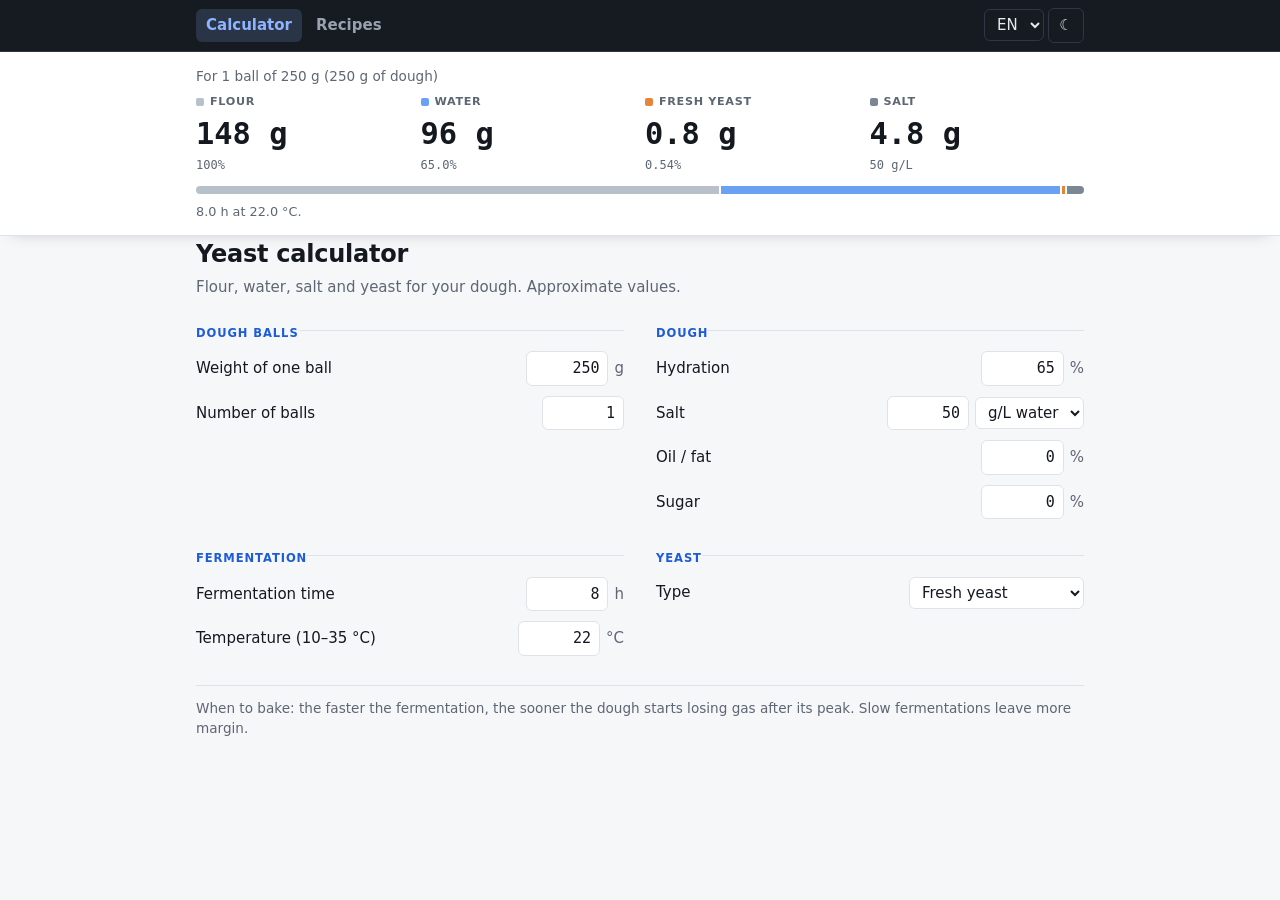
<file: index.html>
<!doctype html>
<html lang="it">
<head>
  <meta charset="utf-8">
  <meta name="viewport" content="width=device-width, initial-scale=1">
  <title>Calcolo lievito</title>
  <link rel="stylesheet" href="style.css">
  <!-- applica subito il tema scelto, prima che la pagina compaia -->
  <script>try { const t = localStorage.getItem('tema'); if (t) document.documentElement.dataset.theme = t; } catch {}</script>
</head>
<body data-titolo="titoloPagina">
<!-- fascia fissa in alto: navbar e quantità restano sempre a vista mentre si cambiano i parametri -->
<header class="fascia">
  <nav class="navbar" data-t-aria="navigazione" aria-label="Navigazione">
    <div class="contenitore barra-nav">
      <div class="pagine">
        <a class="pagina" href="./" aria-current="page" data-t="calcolatore">Calcolatore</a>
        <a class="pagina" href="ricette.html" data-t="ricette">Ricette</a>
      </div>
      <div class="comandi">
        <select id="lingua" data-t-aria="lingua" aria-label="Lingua">
          <option value="it">IT</option>
          <option value="en">EN</option>
          <option value="fr">FR</option>
          <option value="es">ES</option>
          <option value="de">DE</option>
        </select>
        <button type="button" id="tema" aria-label="Tema scuro">☾</button>
      </div>
    </div>
  </nav>
  <div class="contenitore">
    <section id="risultato" data-t-aria="ricetta" aria-label="La tua ricetta" aria-live="polite">
      <p id="titolo" class="sottotitolo"></p>
      <div id="letture" class="letture"></div>
      <div id="composizione" class="composizione" aria-hidden="true"></div>
      <p id="dettagli" class="nota"></p>
    </section>
  </div>
</header>

<main class="contenitore">
  <h1 data-t="titoloPagina">Calcolo lievito</h1>
  <p class="nota" data-t="sottotitolo">Farina, acqua, sale e lievito per il tuo impasto. Valori indicativi.</p>

  <form id="dati" autocomplete="off">
    <fieldset>
      <legend data-t="panetti">Panetti</legend>
      <label><span data-t="peso">Peso di un panetto</span> <span><input name="peso" value="250" inputmode="decimal" data-check="positivo"> g</span></label>
      <label><span data-t="numero">Numero di panetti</span> <span><input name="panetti" value="1" inputmode="numeric" data-check="intero"></span></label>
    </fieldset>

    <fieldset>
      <legend data-t="impasto">Impasto</legend>
      <label><span data-t="idratazione">Idratazione</span> <span><input name="idratazione" value="65" inputmode="decimal" data-check="nonNegativo"> %</span></label>
      <label><span data-t="sale">Sale</span>
        <span>
          <input name="sale" value="50" inputmode="decimal" data-check="nonNegativo">
          <select name="unitaSale" data-t-aria="unitaSale" aria-label="Unità del sale">
            <option value="gl" data-t="gl">g/L acqua</option>
            <option value="pct" data-t="pctFarina">% farina</option>
          </select>
        </span>
      </label>
      <label><span data-t="olio">Olio / grassi</span> <span><input name="olio" value="0" inputmode="decimal" data-check="nonNegativo"> %</span></label>
      <label><span data-t="zucchero">Zucchero</span> <span><input name="zucchero" value="0" inputmode="decimal" data-check="nonNegativo"> %</span></label>
    </fieldset>

    <fieldset>
      <legend data-t="lievitazione">Lievitazione</legend>
      <label><span data-t="ore">Ore di lievitazione</span> <span><input name="ore" value="8" inputmode="decimal" data-check="positivo"> h</span></label>
      <label><span data-t="temp">Temperatura (10–35 °C)</span> <span><input name="temp" value="22" inputmode="decimal" data-check="temperatura"> °C</span></label>
    </fieldset>

    <fieldset>
      <legend data-t="lievito">Lievito</legend>
      <label><span data-t="tipo">Tipo</span>
        <select name="tipo">
          <option value="fresco" data-t="fresco">Lievito di birra fresco</option>
          <option value="secco" data-t="secco">Lievito di birra secco istantaneo</option>
          <option value="madre" data-t="madre">Lievito madre</option>
        </select>
      </label>
      <div id="madre" hidden>
        <label><span data-t="madre">Lievito madre</span> <span><input name="percentualeMadre" value="25" inputmode="decimal" data-check="positivo"> <span data-t="pctFarina">% farina</span></span></label>
        <label><span data-t="idratazioneMadre">Idratazione del madre</span> <span><input name="idratazioneMadre" value="50" inputmode="decimal" data-check="nonNegativo"> %</span></label>
      </div>
    </fieldset>
  </form>

  <p id="finestra" class="nota finestra" data-t="notaFinestra">Quando infornare: più la lievitazione è veloce, prima l'impasto inizia a perdere gas dopo il punto giusto. Con lievitazioni lente c'è più margine.</p>
</main>

<script src="calc.js"></script>
<script src="i18n.js"></script>
<script src="comune.js"></script>
<script src="app.js"></script>
</body>
</html>
</file>
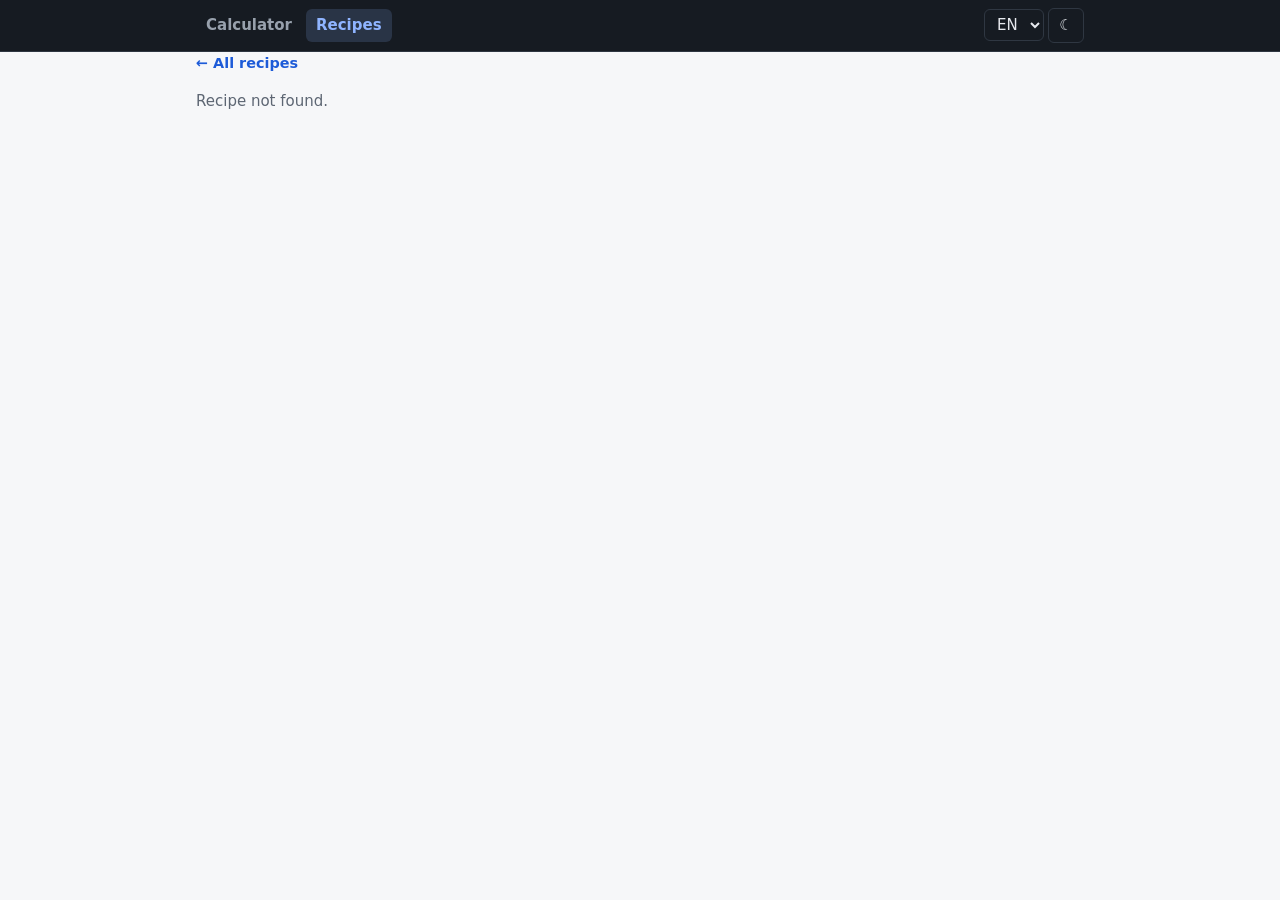
<file: ricetta.html>
<!doctype html>
<html lang="it">
<head>
  <meta charset="utf-8">
  <meta name="viewport" content="width=device-width, initial-scale=1">
  <title>Ricette</title>
  <link rel="stylesheet" href="style.css">
  <!-- applica subito il tema scelto, prima che la pagina compaia -->
  <script>try { const t = localStorage.getItem('tema'); if (t) document.documentElement.dataset.theme = t; } catch {}</script>
</head>
<body data-titolo="titoloRicette">
<header class="testata">
  <nav class="navbar" data-t-aria="navigazione" aria-label="Navigazione">
    <div class="contenitore barra-nav">
      <div class="pagine">
        <a class="pagina" href="./" data-t="calcolatore">Calcolatore</a>
        <a class="pagina" href="ricette.html" aria-current="true" data-t="ricette">Ricette</a>
      </div>
      <div class="comandi">
        <select id="lingua" data-t-aria="lingua" aria-label="Lingua">
          <option value="it">IT</option>
          <option value="en">EN</option>
          <option value="fr">FR</option>
          <option value="es">ES</option>
          <option value="de">DE</option>
        </select>
        <button type="button" id="tema" aria-label="Tema scuro">☾</button>
      </div>
    </div>
  </nav>
</header>

<main class="contenitore">
  <a class="indietro" href="ricette.html" data-t="tutteLeRicette">← Tutte le ricette</a>

  <article id="ricetta" hidden>
    <p id="categoria" class="card-categoria"></p>
    <h1 id="nome"></h1>
    <p id="descrizione" class="nota"></p>
    <dl id="dati" class="card-dati ricetta-dati"></dl>

    <div class="ricetta-corpo">
      <!-- calcolatore: le dosi della fonte scalate a pezzi o sulla superficie della teglia scelta -->
      <section class="porzioni" aria-live="polite">
        <h2 data-t="ingredientiTitolo">Ingredienti</h2>
        <form id="porzioni" autocomplete="off">
          <fieldset id="modo" class="modo" hidden>
            <legend class="nascosto" data-t="modo">Come la prepari</legend>
            <label><input type="radio" name="modo" value="pezzi"><span data-t="modoPezzi">A pezzi</span></label>
            <label><input type="radio" name="modo" value="contenitore"><span data-t="modoContenitore">In teglia o stampo</span></label>
          </fieldset>
          <div id="campiPezzi">
            <label><span data-t="numeroPezzi">Numero di pezzi</span>
              <span><input name="numero" inputmode="numeric"></span></label>
            <label><span data-t="pesoPezzo">Peso dell'impasto per pezzo</span>
              <span><input name="peso" inputmode="decimal"> g</span></label>
          </div>
          <div id="campiContenitore" hidden>
            <label><span data-t="numeroContenitori">Numero di teglie o stampi</span>
              <span><input name="contenitori" inputmode="numeric"></span></label>
            <label><span data-t="forma">Forma</span>
              <span><select name="forma">
                <option value="tondo" data-t="tondo">Tonda</option>
                <option value="rettangolare" data-t="rettangolare">Rettangolare</option>
              </select></span></label>
            <label id="campoDiametro"><span data-t="diametro">Diametro</span>
              <span><input name="diametro" inputmode="decimal"> cm</span></label>
            <label id="campoLunghezza"><span data-t="lunghezza">Lunghezza</span>
              <span><input name="lunghezza" inputmode="decimal"> cm</span></label>
            <label id="campoLarghezza"><span data-t="larghezza">Larghezza</span>
              <span><input name="larghezza" inputmode="decimal"> cm</span></label>
          </div>
        </form>
        <p id="notaPezzi" class="nota"></p>
        <p id="totale" class="sottotitolo"></p>
        <div id="dosi"></div>
        <p id="notaDosi" class="nota"></p>
      </section>

      <section>
        <h2 data-t="procedimento">Procedimento</h2>
        <ol id="passi" class="passi"></ol>
      </section>
    </div>
  </article>

  <p id="nonTrovata" class="nota" data-t="ricettaNonTrovata" hidden>Ricetta non trovata.</p>
</main>

<script src="i18n.js"></script>
<script src="ricette.js"></script>
<script src="comune.js"></script>
<script src="pagina-ricetta.js"></script>
</body>
</html>
</file>
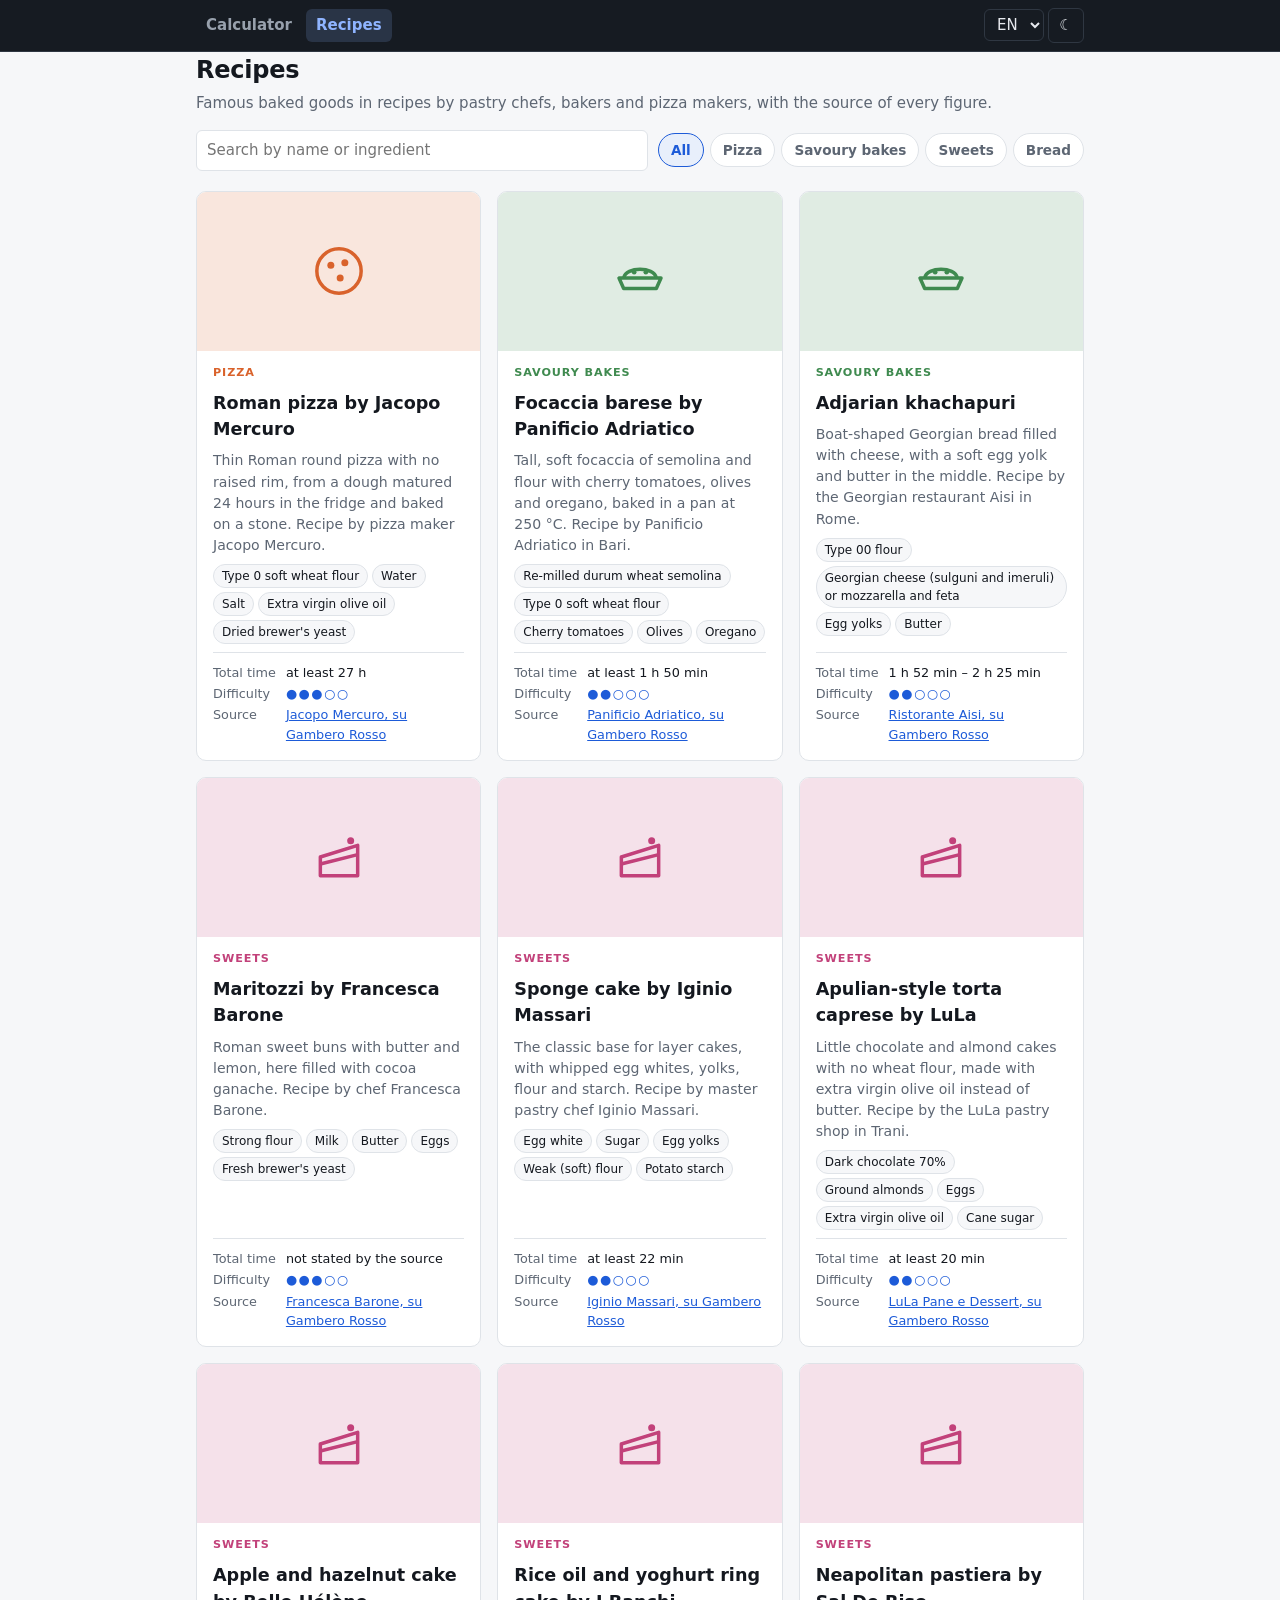
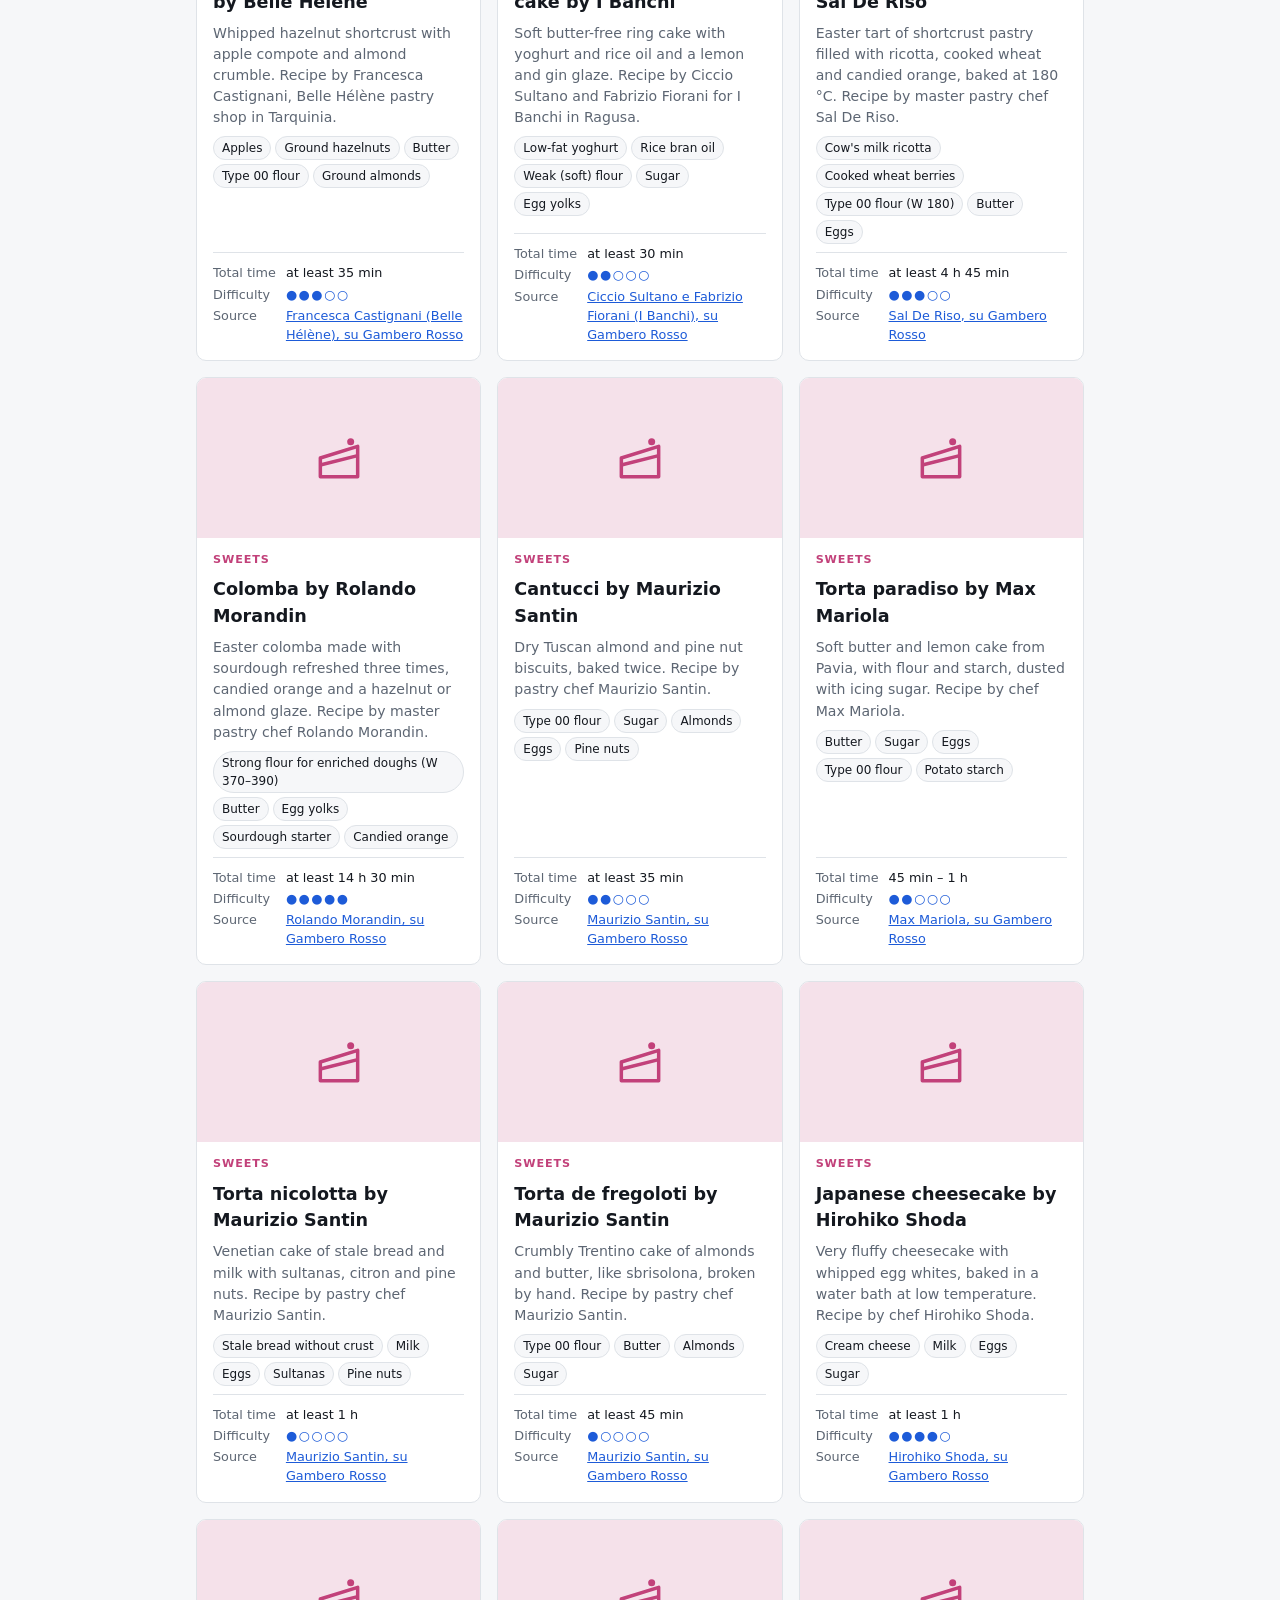
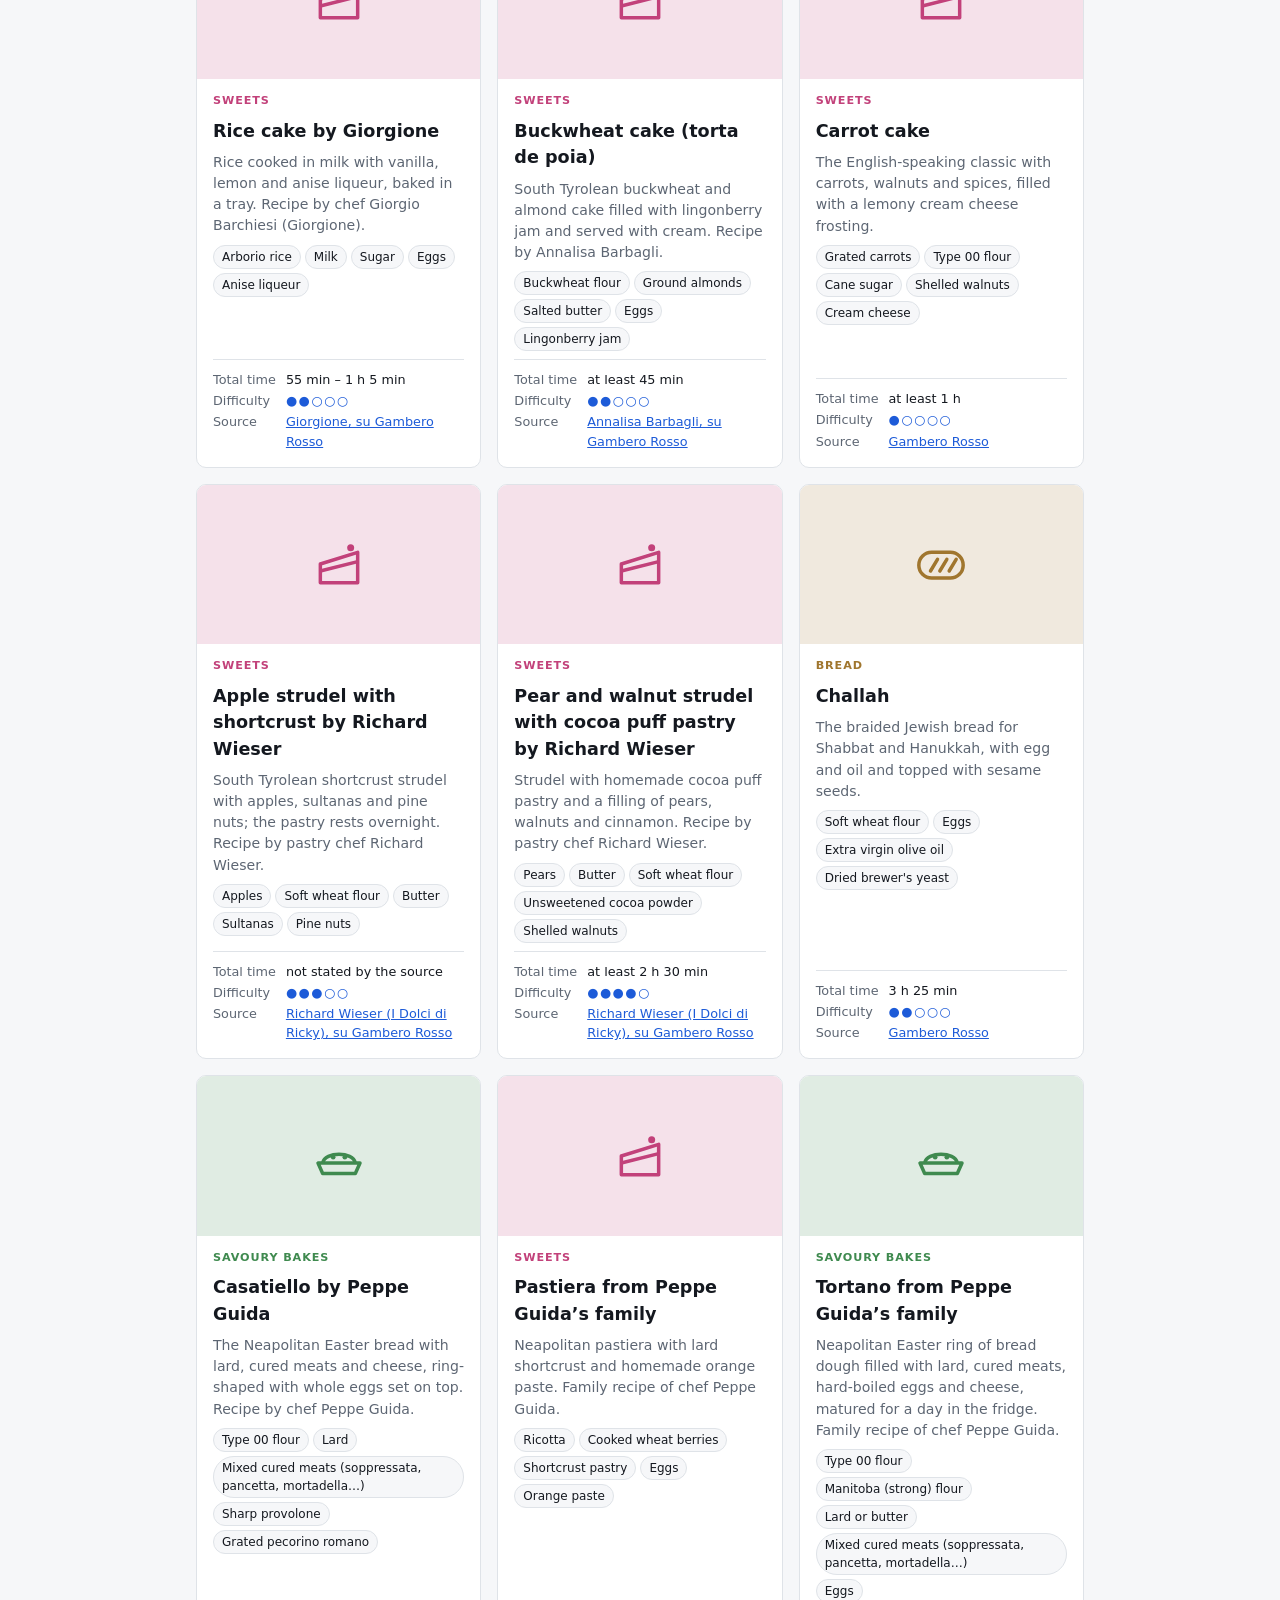
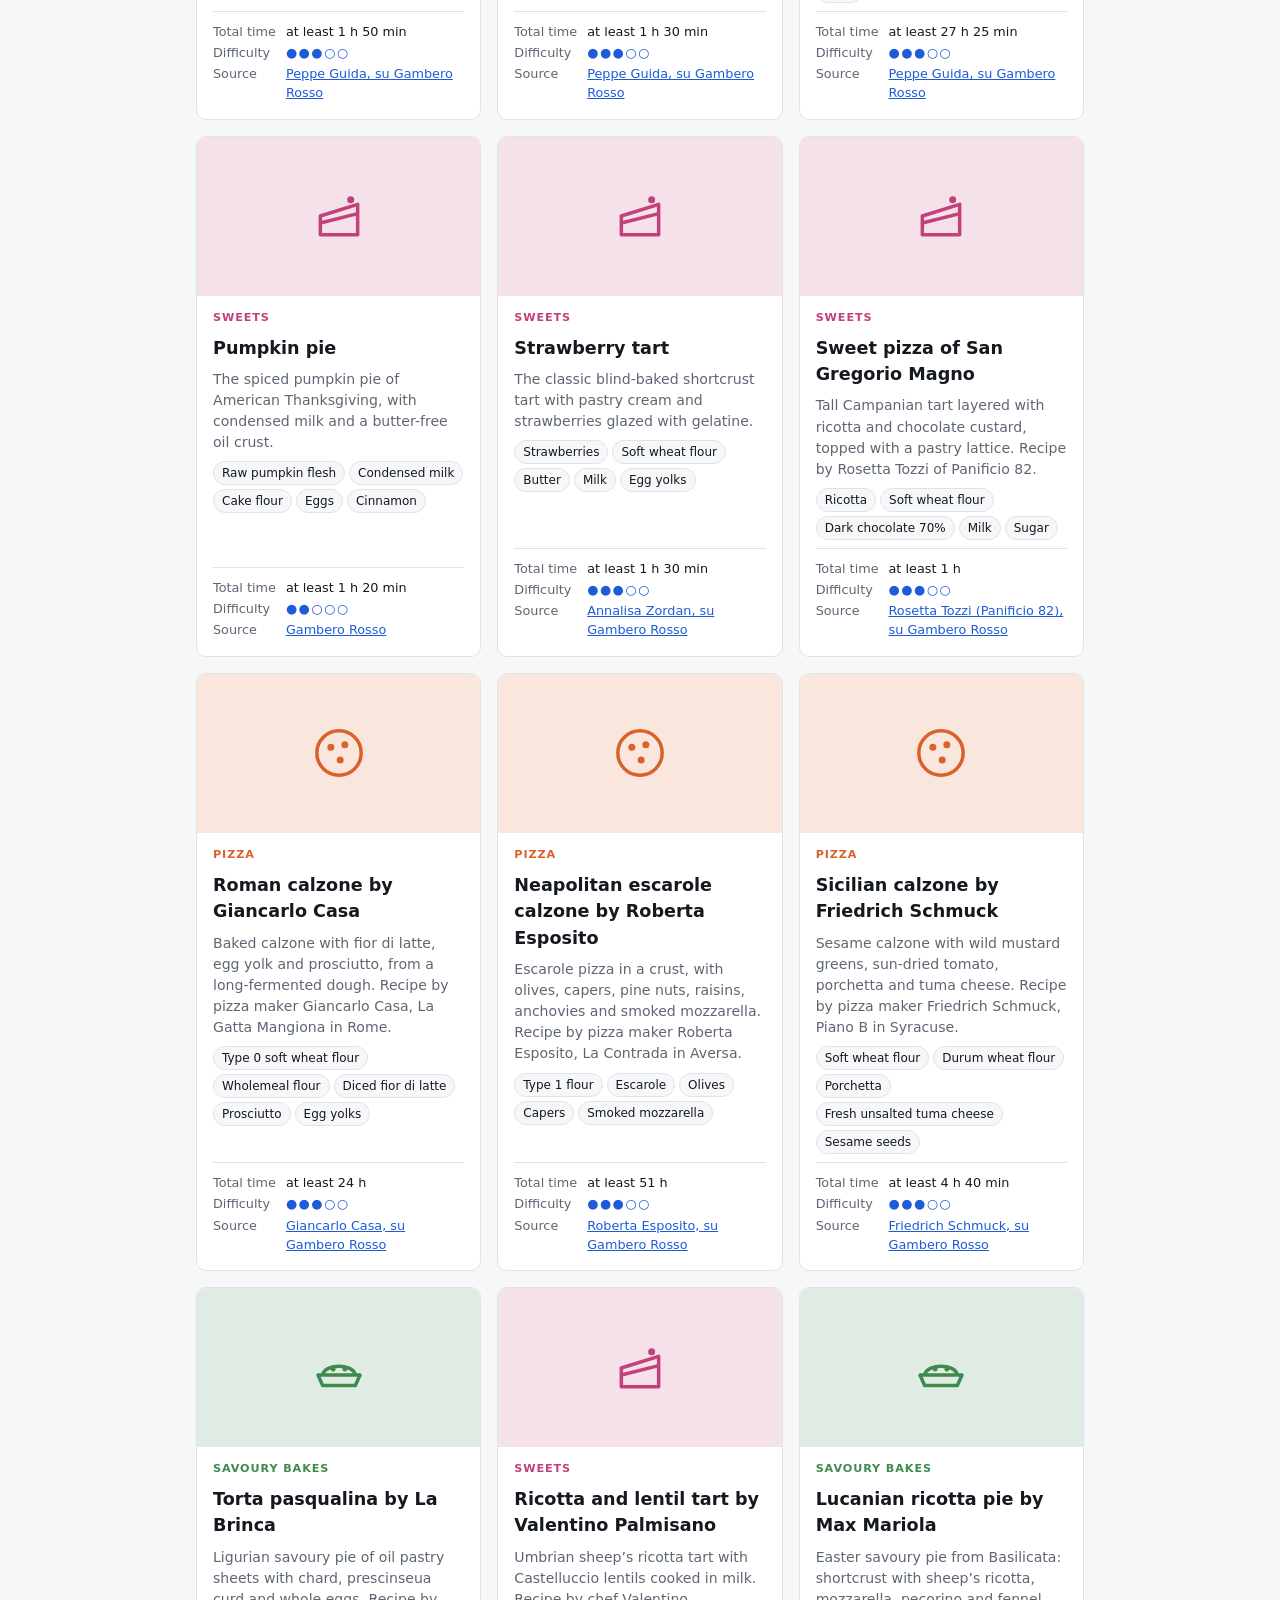
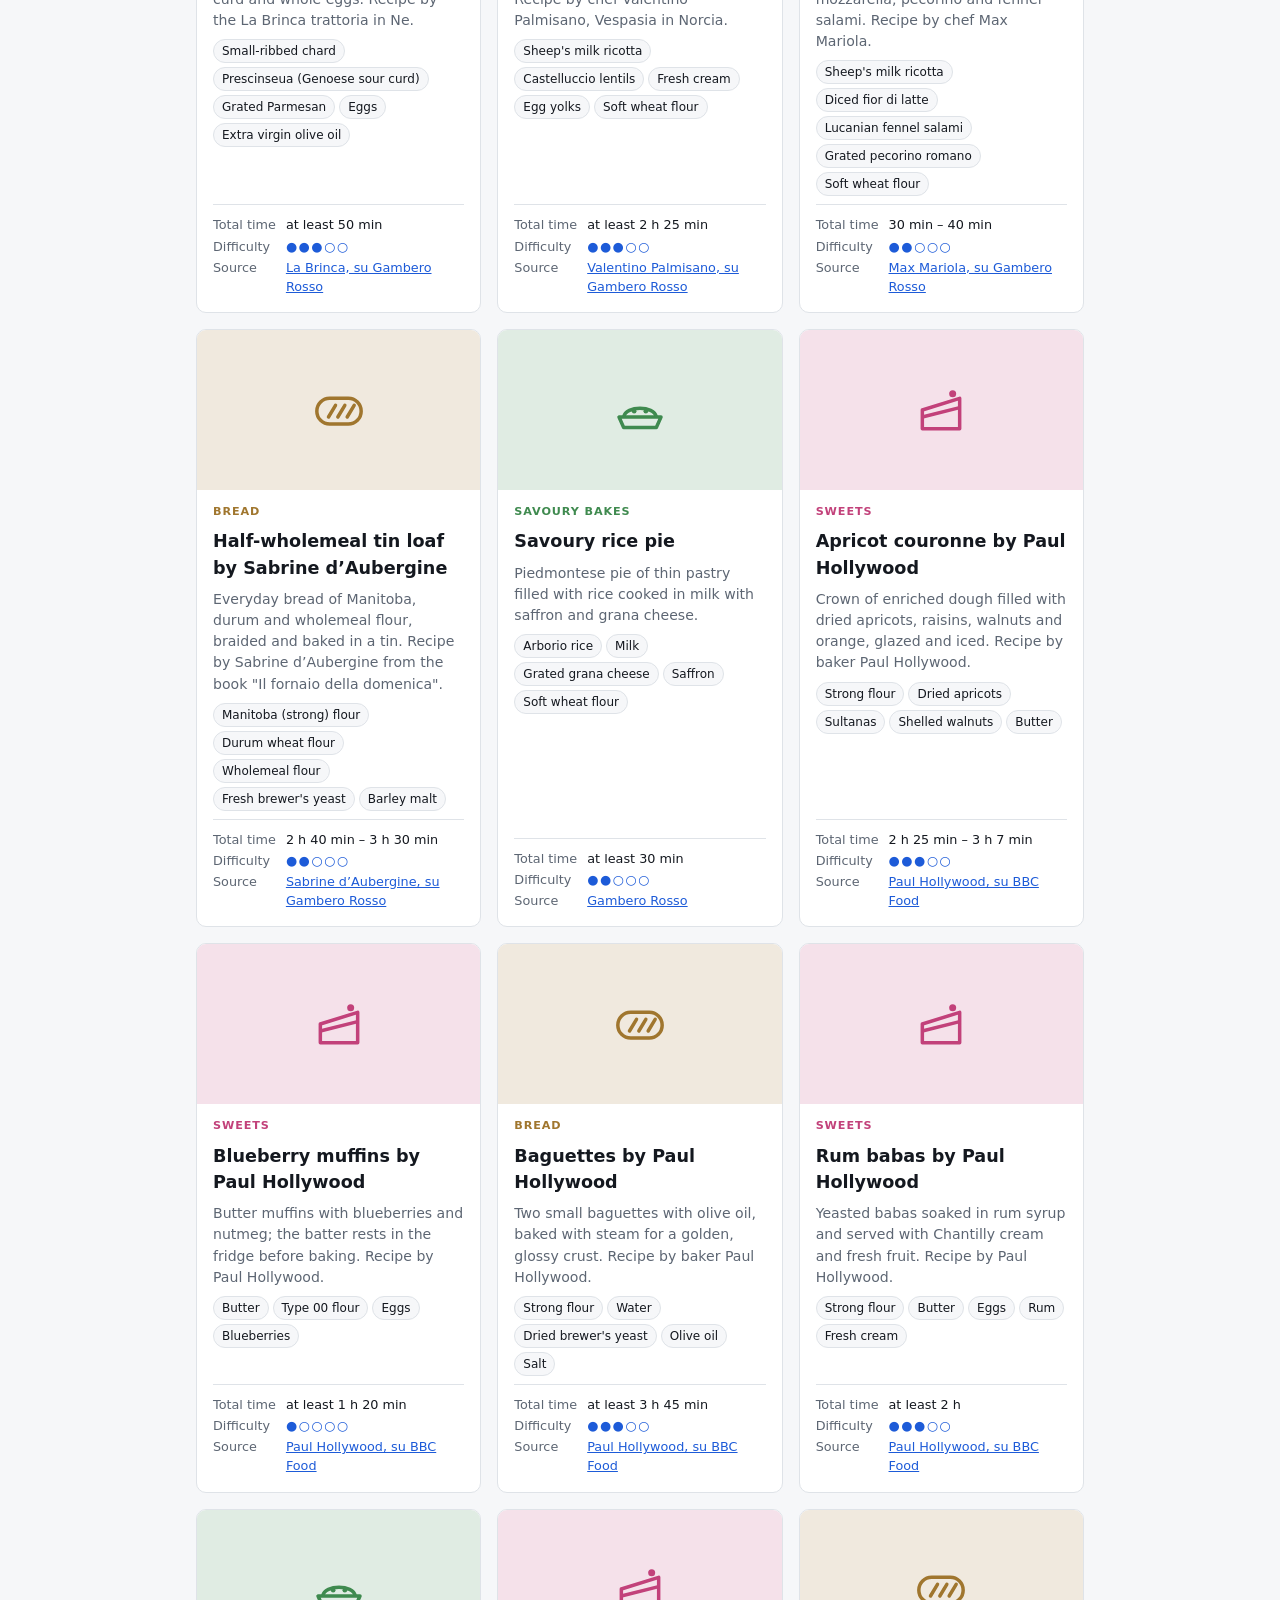
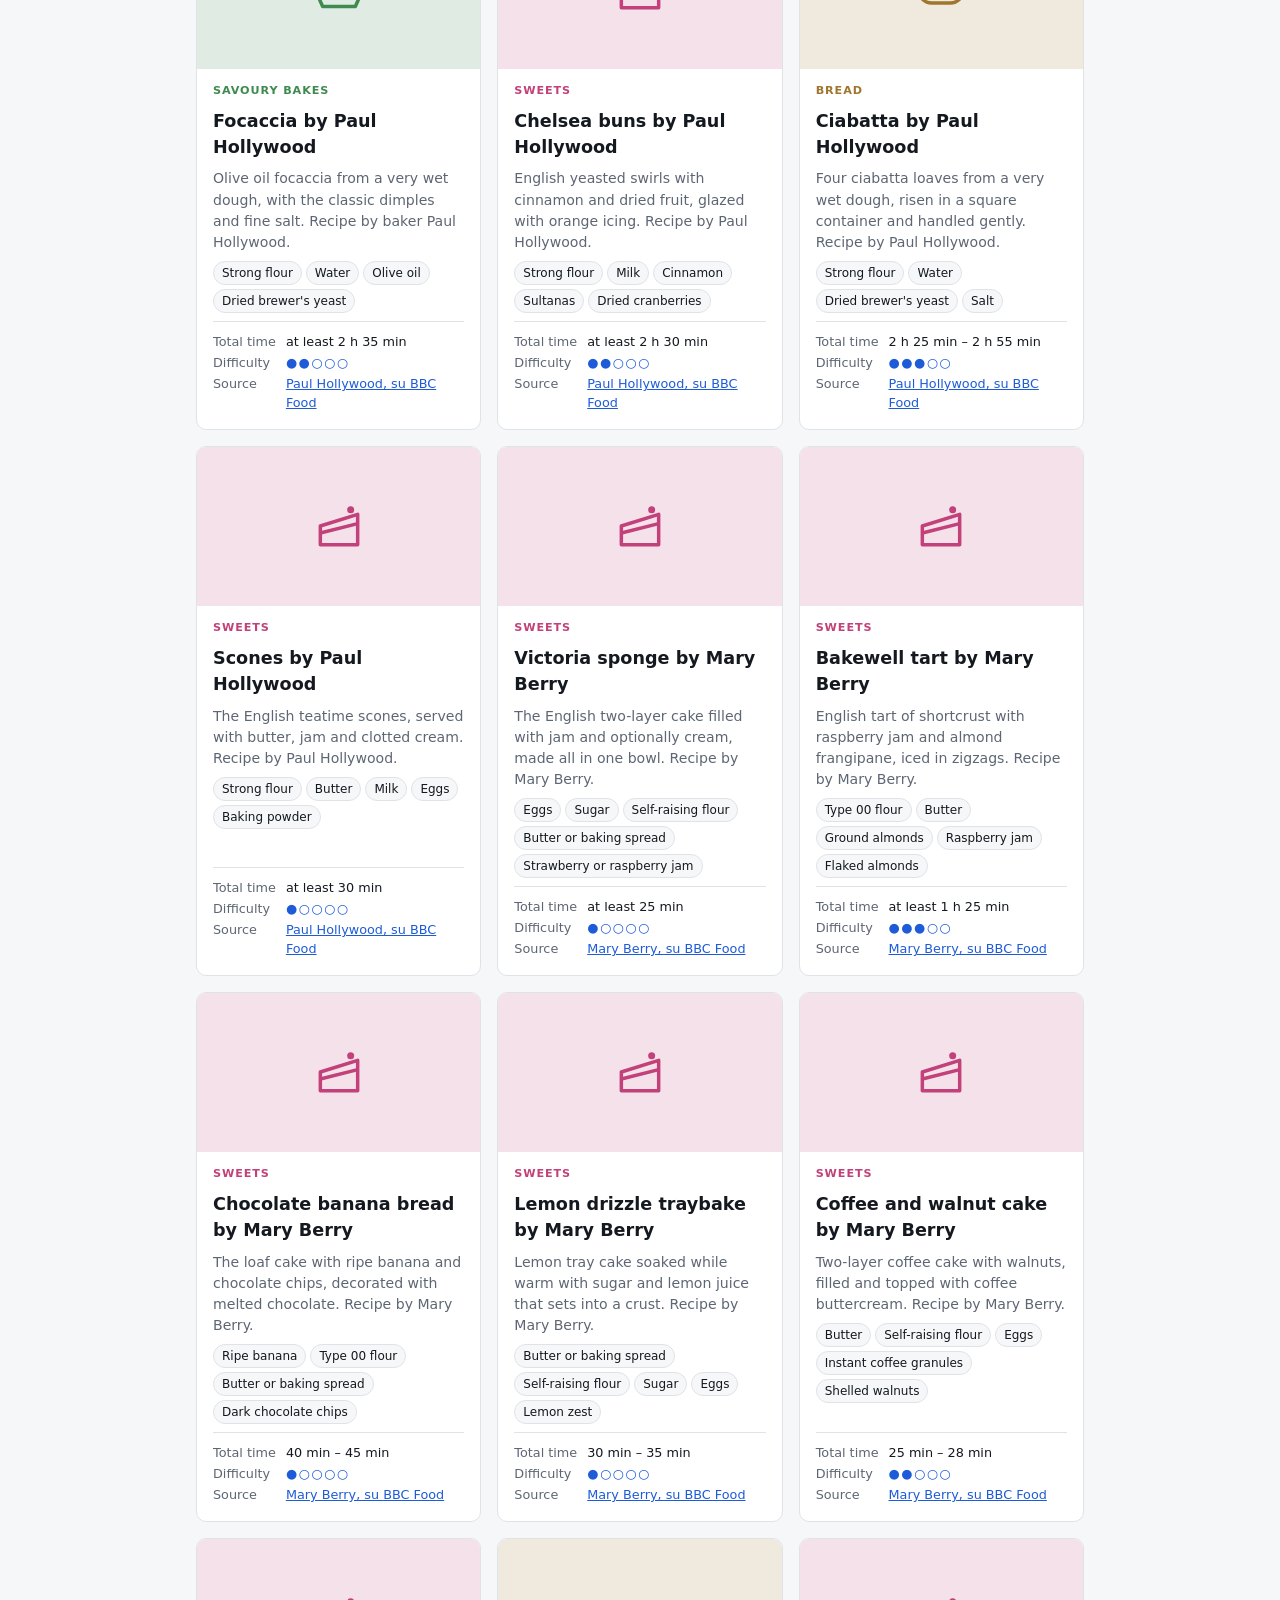
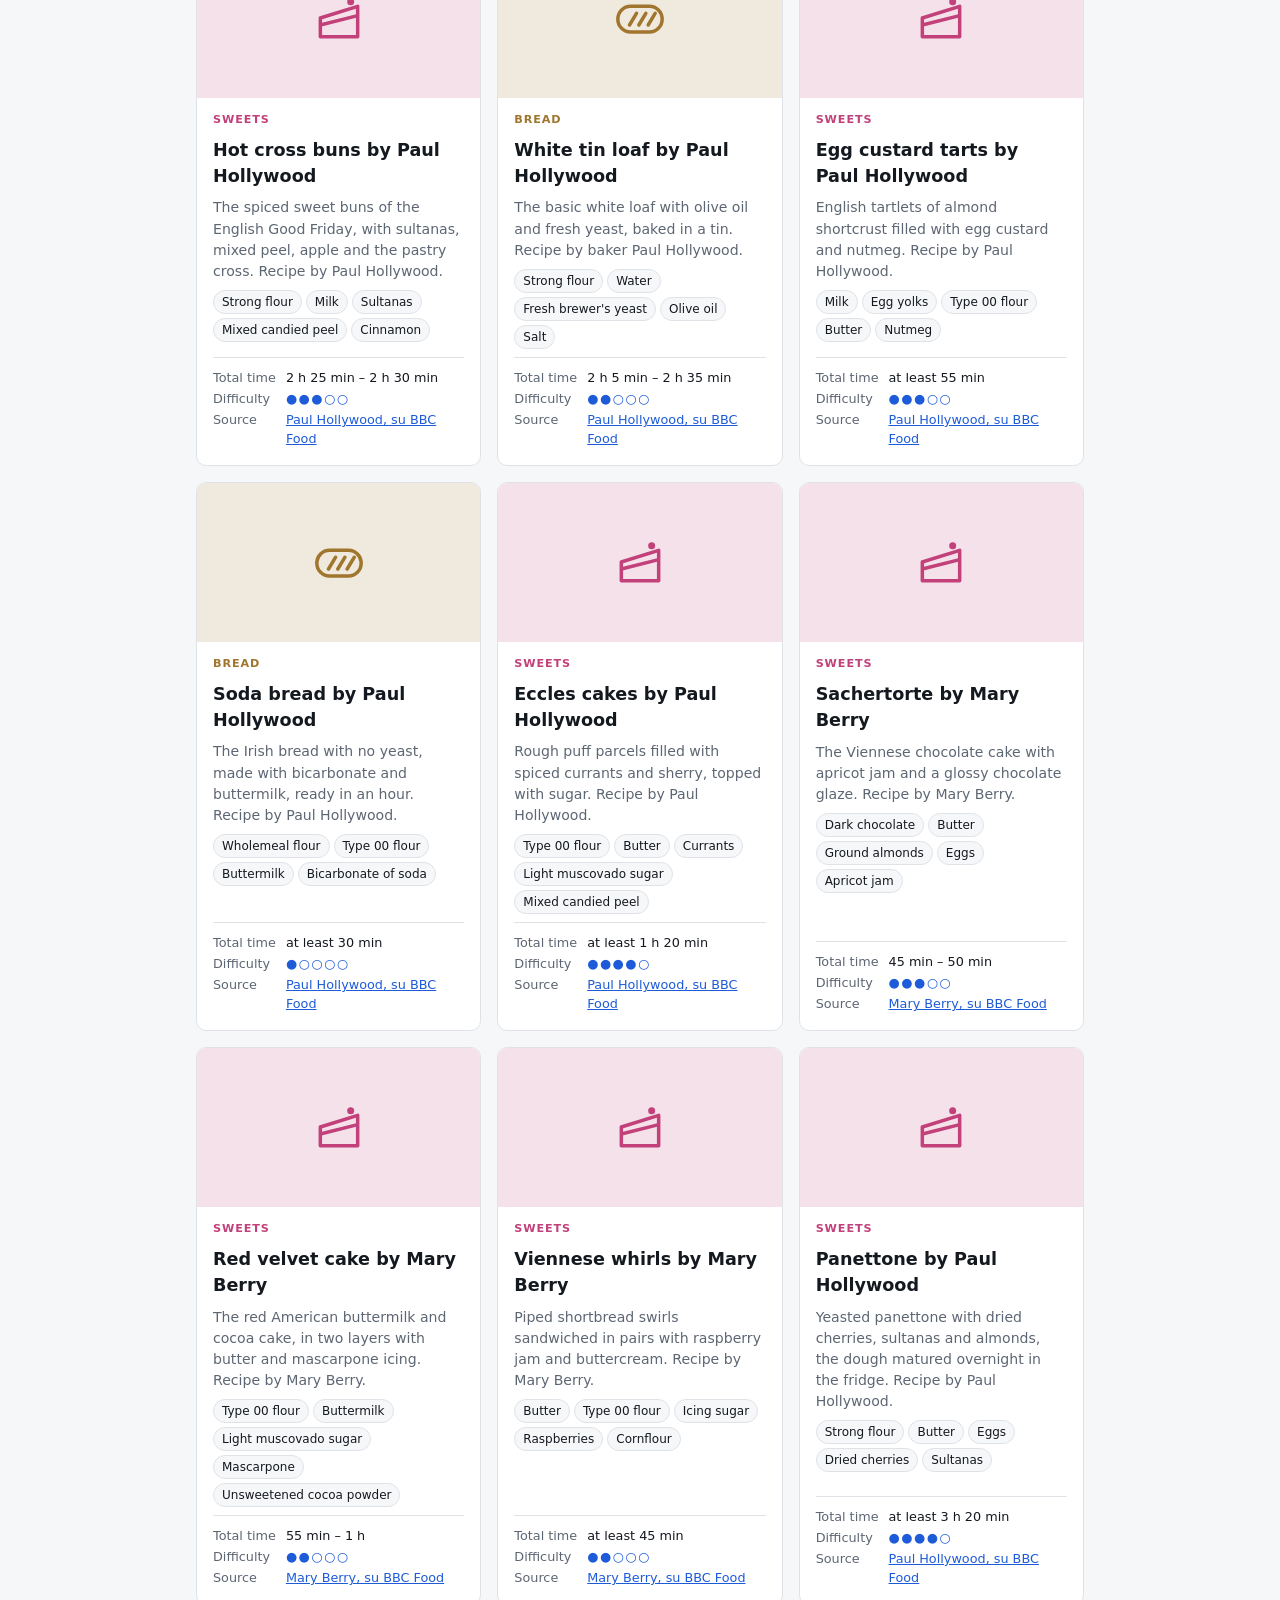
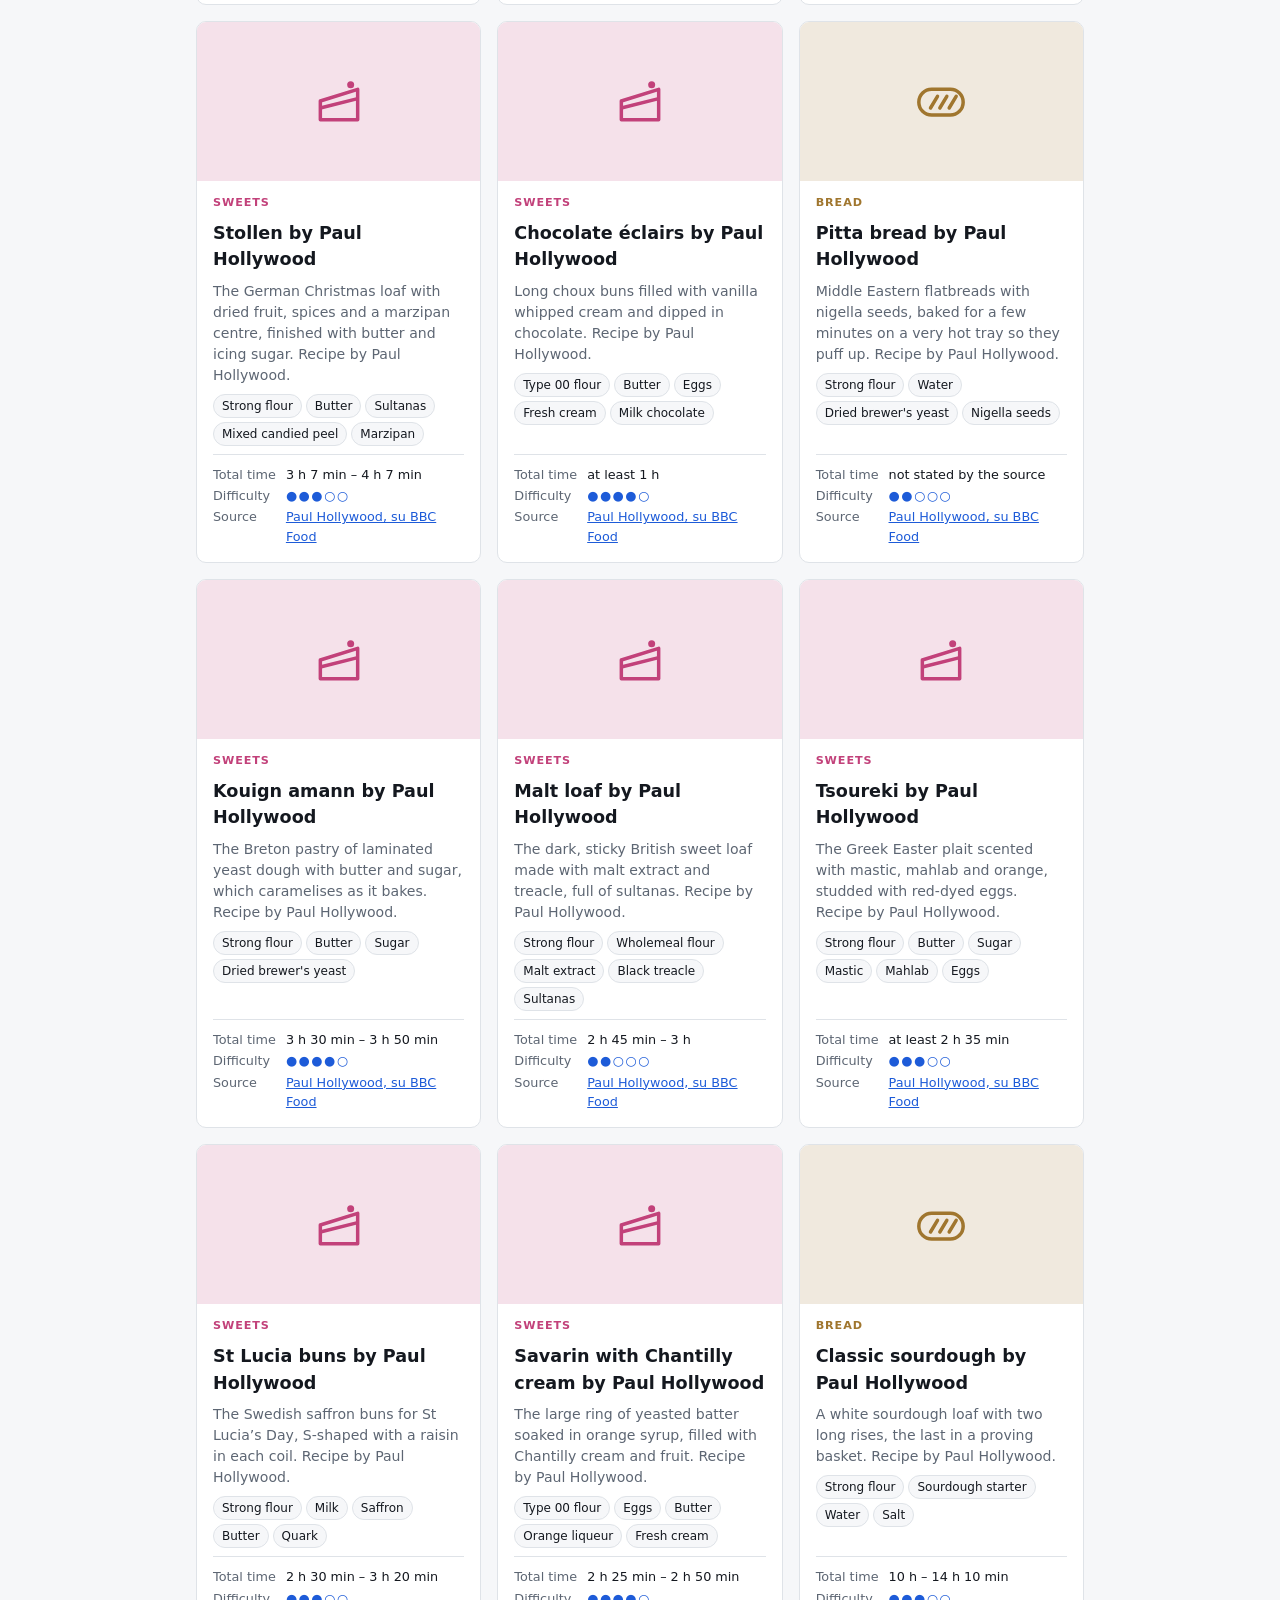
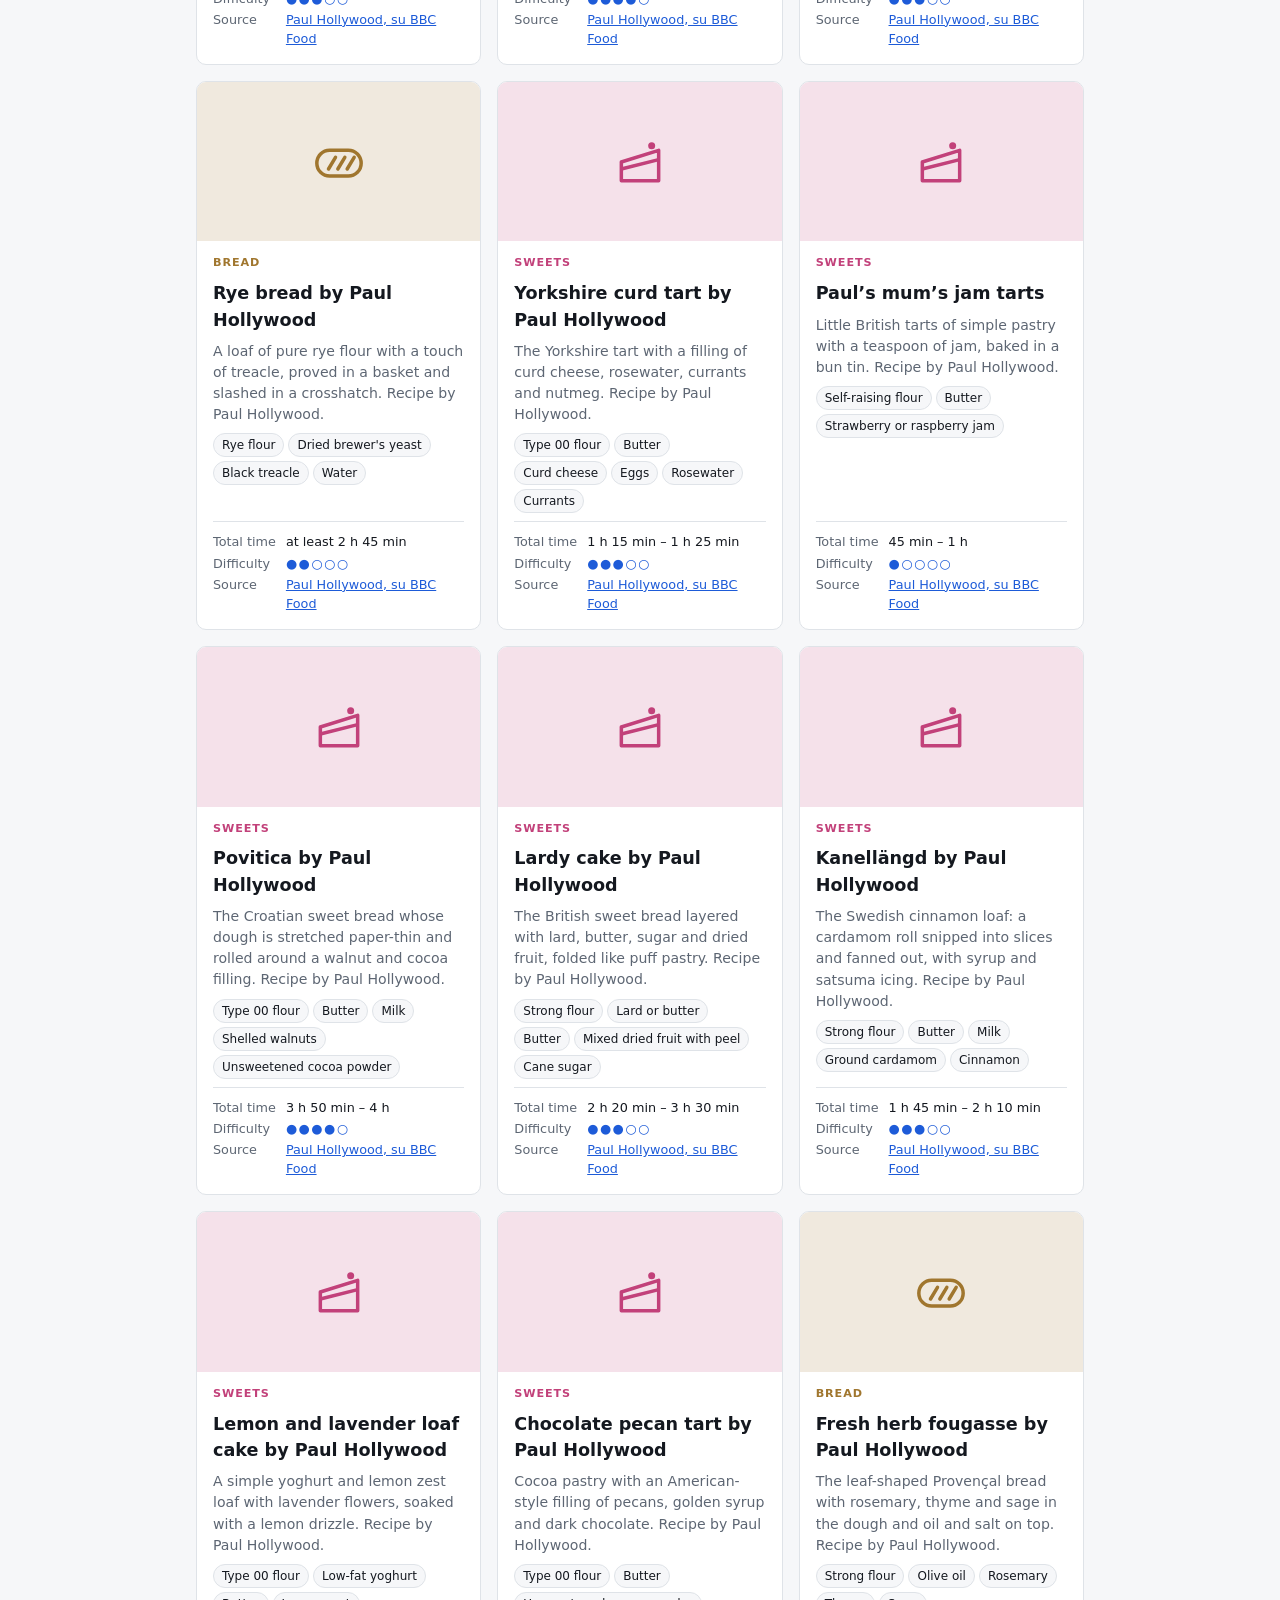
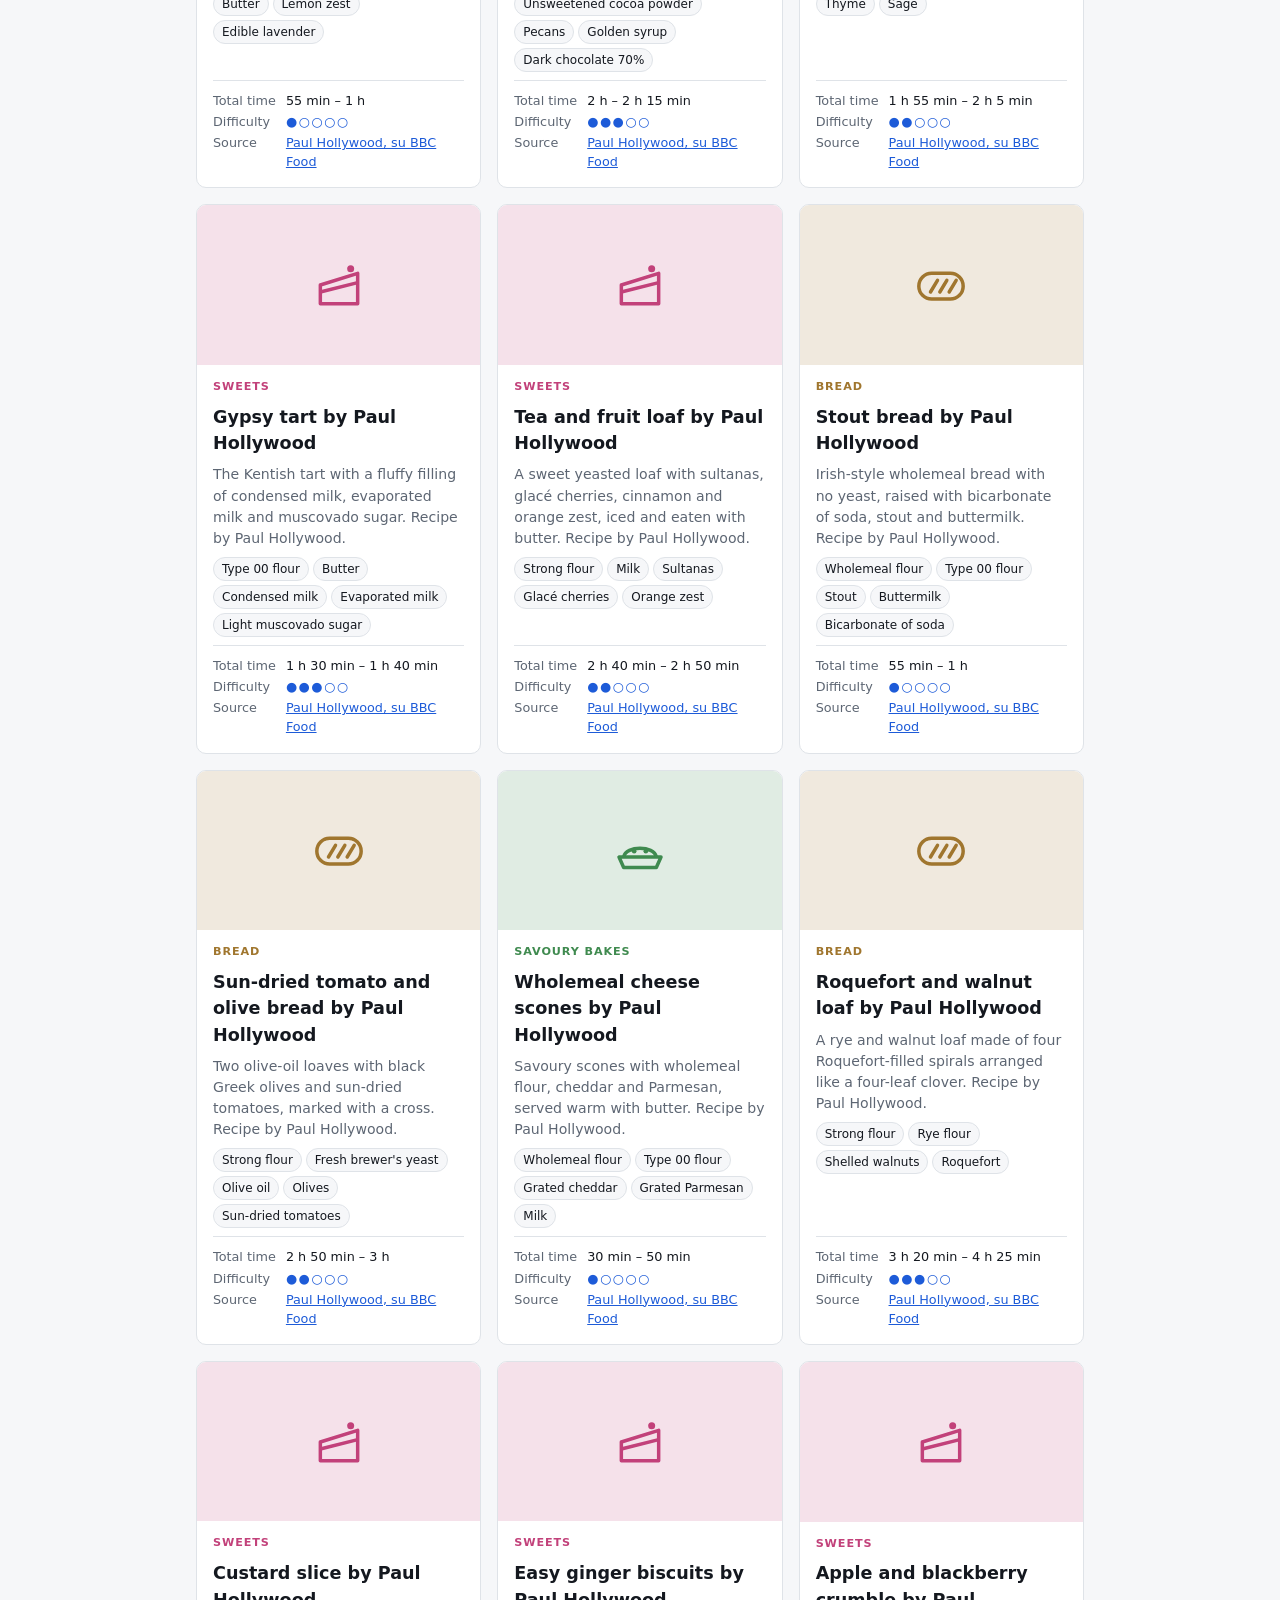
<file: ricette.html>
<!doctype html>
<html lang="it">
<head>
  <meta charset="utf-8">
  <meta name="viewport" content="width=device-width, initial-scale=1">
  <title>Ricette</title>
  <link rel="stylesheet" href="style.css">
  <!-- applica subito il tema scelto, prima che la pagina compaia -->
  <script>try { const t = localStorage.getItem('tema'); if (t) document.documentElement.dataset.theme = t; } catch {}</script>
</head>
<body data-titolo="titoloRicette">
<header class="testata">
  <nav class="navbar" data-t-aria="navigazione" aria-label="Navigazione">
    <div class="contenitore barra-nav">
      <div class="pagine">
        <a class="pagina" href="./" data-t="calcolatore">Calcolatore</a>
        <a class="pagina" href="ricette.html" aria-current="page" data-t="ricette">Ricette</a>
      </div>
      <div class="comandi">
        <select id="lingua" data-t-aria="lingua" aria-label="Lingua">
          <option value="it">IT</option>
          <option value="en">EN</option>
          <option value="fr">FR</option>
          <option value="es">ES</option>
          <option value="de">DE</option>
        </select>
        <button type="button" id="tema" aria-label="Tema scuro">☾</button>
      </div>
    </div>
  </nav>
</header>

<main class="contenitore">
  <h1 data-t="titoloRicette">Ricette</h1>
  <p class="nota" data-t="sottotitoloRicette">Ricette tratte dai disciplinari ufficiali di prodotti DOP e STG.</p>

  <div class="ricerca">
    <input type="search" id="cerca" autocomplete="off" data-t-placeholder="cerca" data-t-aria="cerca"
           placeholder="Cerca per nome o ingrediente" aria-label="Cerca per nome o ingrediente">
    <div id="categorie" class="categorie" role="group" data-t-aria="categoria" aria-label="Categoria"></div>
  </div>

  <div id="elenco" class="elenco" aria-live="polite"></div>
  <p id="nessuna" class="nota" data-t="nessunaRicetta" hidden>Nessuna ricetta corrisponde alla ricerca.</p>
</main>

<script src="i18n.js"></script>
<script src="ricette.js"></script>
<script src="comune.js"></script>
<script src="pagina-ricette.js"></script>
</body>
</html>
</file>
<file: style.css>
:root {
  --bg: #f6f7f9;
  --card: #ffffff;
  --fg: #14181f;
  --muted: #5d6673;
  --line: #dfe3e8;
  --accent: #1d5bd8;
  /* navbar: barra scura a sé, distinta dalla pagina in entrambi i temi */
  --nav-bg: #161b22;
  --nav-fg: #e6e9ee;
  --nav-muted: #98a1ad;
  --nav-line: #2f3742;
  --nav-accent: #8fb4ff;
  --error: #c62828;
  /* un colore per ingrediente: riquadri e barra di composizione */
  --c-farina: #b8c0cc;
  --c-acqua: #6aa1f5;
  --c-lievito: #e8833a;
  --c-sale: #7b8794;
  --c-olio: #e3c04b;
  --c-zucchero: #d16ba5;
  --cat-pizza: #d9622b;
  --cat-pane: #a0762e;
  --cat-salati: #3f8a4f;
  --cat-dolci: #c2417a;
  --mono: ui-monospace, "SF Mono", Menlo, Consolas, monospace;
  color-scheme: light;
}

/* tema scuro: segue il sistema, a meno che non sia stato scelto a mano (data-theme) */
@media (prefers-color-scheme: dark) {
  :root:not([data-theme="light"]) {
    --bg: #0f1217;
    --card: #171b22;
    --fg: #e6e9ee;
    --muted: #98a1ad;
    --line: #2a313b;
    --accent: #6ea0ff;
    --nav-bg: #07090c;
    --nav-muted: #8a939f;
    --nav-line: #262d36;
    --nav-accent: #6ea0ff;
    --error: #ff6b6b;
    --c-farina: #5a6472;
    --c-acqua: #4f86e0;
    --c-lievito: #f0954f;
    --c-sale: #8a96a5;
    --c-olio: #d9b84a;
    --c-zucchero: #d77bb0;
    --cat-pizza: #f0954f;
    --cat-pane: #d1a55a;
    --cat-salati: #74c285;
    --cat-dolci: #e584b0;
    color-scheme: dark;
  }
}

:root[data-theme="dark"] {
  --bg: #0f1217;
  --card: #171b22;
  --fg: #e6e9ee;
  --muted: #98a1ad;
  --line: #2a313b;
  --accent: #6ea0ff;
  --nav-bg: #07090c;
  --nav-muted: #8a939f;
  --nav-line: #262d36;
  --nav-accent: #6ea0ff;
  --error: #ff6b6b;
  --c-farina: #5a6472;
  --c-acqua: #4f86e0;
  --c-lievito: #f0954f;
  --c-sale: #8a96a5;
  --c-olio: #d9b84a;
  --c-zucchero: #d77bb0;
  --cat-pizza: #f0954f;
  --cat-pane: #d1a55a;
  --cat-salati: #74c285;
  --cat-dolci: #e584b0;
  color-scheme: dark;
}

* { box-sizing: border-box; }
/* `hidden` deve vincere anche sugli elementi a cui il CSS dà un display (label, .modo…) */
[hidden] { display: none !important; }

body {
  margin: 0;
  background: var(--bg);
  color: var(--fg);
  font: 15px/1.5 system-ui, -apple-system, sans-serif;
}

.contenitore { max-width: 920px; margin: 0 auto; padding: 0 16px; }

/* --- fascia del risultato --- */

.fascia {
  position: sticky;
  top: 0;
  z-index: 1;
  background: var(--card);
  border-bottom: 1px solid var(--line);
  padding-bottom: 14px;
  box-shadow: 0 6px 16px -12px rgb(0 0 0 / .35);
}

.navbar {
  background: var(--nav-bg);
  color: var(--nav-fg);
  border-bottom: 1px solid var(--nav-line);
  color-scheme: dark; /* menu e pulsanti nativi scuri anche nel tema chiaro */
}
.barra-nav { display: flex; justify-content: space-between; align-items: center; gap: 8px; padding-block: 8px; }
.pagine, .comandi { display: flex; align-items: center; gap: 4px; }
.pagina {
  padding: 5px 10px;
  border-radius: 6px;
  font-weight: 600;
  color: var(--nav-muted);
  text-decoration: none;
  white-space: nowrap;
}
a.pagina:hover { color: var(--nav-fg); }
.pagina[aria-current] { color: var(--nav-accent); background: color-mix(in srgb, var(--nav-accent) 16%, transparent); }
.pagina[aria-disabled="true"] { cursor: default; opacity: .6; }
.navbar select, .navbar #tema { background: transparent; color: var(--nav-fg); border-color: var(--nav-line); }

.sottotitolo { margin: 14px 0 8px; color: var(--muted); font-size: .85rem; }

.letture {
  display: grid;
  grid-template-columns: repeat(auto-fit, minmax(68px, 1fr)); /* 4 per riga anche sul telefono */
  gap: 8px 10px;
}
.lettura { display: flex; flex-direction: column; min-width: 0; }
.lettura .nome {
  display: flex;
  align-items: center;
  gap: 6px;
  font-size: .7rem;
  font-weight: 600;
  letter-spacing: .06em;
  text-transform: uppercase;
  color: var(--muted);
}
.lettura .nome::before {
  content: "";
  flex: none;
  width: 8px;
  height: 8px;
  border-radius: 2px;
  background: var(--c);
}
.lettura .valore {
  font-family: var(--mono);
  font-size: clamp(1.1rem, 4.6vw, 1.9rem);
  font-weight: 600;
  font-variant-numeric: tabular-nums;
  white-space: nowrap;
}
.lettura .info { font-family: var(--mono); font-size: .75rem; color: var(--muted); }
.lettura .info.avviso { font-family: inherit; color: var(--error); }

/* proporzioni reali dell'impasto: ogni segmento è largo quanto il suo peso */
.composizione { display: flex; gap: 2px; height: 8px; margin-top: 12px; border-radius: 4px; overflow: hidden; }
.composizione span { min-width: 2px; background: var(--c); }

#dettagli { margin: 8px 0 0; font-size: .8rem; }
.avviso { color: var(--error); }

/* --- parametri --- */

main { padding-top: 20px; padding-bottom: 40px; }
h1 { margin: 0 0 4px; font-size: 1.5rem; font-weight: 650; letter-spacing: -.01em; }
.nota { color: var(--muted); margin: 0 0 16px; }

form { display: grid; gap: 16px 32px; }
.finestra { margin: 24px 0 0; padding-top: 12px; border-top: 1px solid var(--line); font-size: .85rem; }
@media (min-width: 640px) {
  form { grid-template-columns: 1fr 1fr; }
}

fieldset { margin: 0; padding: 0; border: 0; border-top: 1px solid var(--line); }
legend {
  padding: 10px 0 4px;
  font-size: .72rem;
  font-weight: 600;
  letter-spacing: .08em;
  text-transform: uppercase;
  color: var(--accent);
}

label {
  display: flex;
  justify-content: space-between;
  align-items: center;
  gap: 12px;
  padding: 5px 0;
}
label > span { display: flex; align-items: center; gap: 6px; white-space: nowrap; color: var(--muted); }
label > span:first-child { color: var(--fg); white-space: normal; }

input, select, #tema {
  font: inherit;
  color: var(--fg);
  background: var(--card);
  border: 1px solid var(--line);
  border-radius: 6px;
  padding: 5px 8px;
}
input { width: 5.5em; text-align: right; font-family: var(--mono); }
#tema { width: 2.4em; cursor: pointer; }
input:focus, select:focus, #tema:focus-visible { outline: 2px solid var(--accent); outline-offset: 1px; border-color: transparent; }
input[aria-invalid="true"] { border-color: var(--error); outline-color: var(--error); }

/* --- pagina delle ricette --- */

.testata { position: sticky; top: 0; z-index: 2; } /* sopra i link delle fonti, che hanno z-index 1 */

.ricerca { display: flex; flex-wrap: wrap; align-items: center; gap: 10px; margin-bottom: 20px; }
.ricerca input { flex: 1 1 240px; width: auto; padding: 8px 10px; text-align: left; font-family: inherit; }
.categorie { display: flex; flex-wrap: wrap; gap: 6px; }
.categorie button {
  padding: 6px 12px;
  border: 1px solid var(--line);
  border-radius: 999px;
  background: var(--card);
  color: var(--muted);
  font: inherit;
  font-size: .85rem;
  font-weight: 600;
  cursor: pointer;
}
.categorie button[aria-pressed="true"] {
  color: var(--accent);
  border-color: var(--accent);
  background: color-mix(in srgb, var(--accent) 10%, var(--card));
}
.categorie button:focus-visible { outline: 2px solid var(--accent); outline-offset: 1px; }

.elenco { display: grid; grid-template-columns: repeat(auto-fill, minmax(260px, 1fr)); gap: 16px; }

.card {
  display: flex;
  flex-direction: column;
  overflow: hidden;
  background: var(--card);
  border: 1px solid var(--line);
  border-radius: 10px;
}
.card-immagine {
  display: grid;
  place-items: center;
  aspect-ratio: 16 / 9;
  background: color-mix(in srgb, var(--c) 16%, var(--card));
  color: var(--c);
}
.card-immagine img { width: 100%; height: 100%; object-fit: cover; }
.card-immagine svg { width: 56px; height: 56px; }
.card-corpo { display: flex; flex: 1; flex-direction: column; gap: 8px; padding: 14px 16px 16px; }
.card-categoria {
  margin: 0;
  font-size: .7rem;
  font-weight: 600;
  letter-spacing: .08em;
  text-transform: uppercase;
  color: var(--c);
}
.card h2 { margin: 0; font-size: 1.1rem; }
/* tutta la card porta alla ricetta; il link alla fonte resta cliccabile sopra */
.card { position: relative; }
.card h2 a { color: inherit; text-decoration: none; }
.card h2 a::after { content: ""; position: absolute; inset: 0; }
.card:hover h2 a { color: var(--accent); }
.card h2 a:focus-visible { outline: none; }
.card:has(h2 a:focus-visible) { outline: 2px solid var(--accent); outline-offset: 2px; }
.card-dati a { position: relative; z-index: 1; }
.card-descrizione { margin: 0; color: var(--muted); font-size: .88rem; }
.card-ingredienti { display: flex; flex-wrap: wrap; gap: 4px; margin: 0; padding: 0; list-style: none; }
.card-ingredienti li { padding: 2px 8px; border: 1px solid var(--line); border-radius: 999px; background: var(--bg); font-size: .75rem; }
.card-dati {
  display: grid;
  grid-template-columns: auto 1fr;
  gap: 2px 10px;
  margin: auto 0 0;
  padding-top: 10px;
  border-top: 1px solid var(--line);
  font-size: .8rem;
}
.card-dati dt { color: var(--muted); }
.card-dati dd { margin: 0; }
.card-dati a { color: var(--accent); }
.difficolta { color: var(--accent); letter-spacing: .12em; white-space: nowrap; }

/* --- pagina di una ricetta --- */

.indietro { display: inline-block; margin-bottom: 16px; color: var(--accent); text-decoration: none; font-weight: 600; font-size: .9rem; }
.indietro:hover { text-decoration: underline; }
.ricetta-dati { max-width: 520px; margin-bottom: 24px; padding-top: 0; border-top: 0; }

.ricetta-corpo { display: grid; gap: 24px 40px; }
@media (min-width: 760px) {
  .ricetta-corpo { grid-template-columns: 340px 1fr; align-items: start; }
  .porzioni { position: sticky; top: 64px; }
}
.ricetta-corpo h2 { margin: 0 0 8px; font-size: 1.1rem; }

.porzioni { padding: 16px 18px; background: var(--card); border: 1px solid var(--line); border-radius: 10px; }
.porzioni form { display: block; margin-bottom: 4px; }
/* scelta tra pezzi e teglia: due pulsanti a pillola */
.modo { display: flex; gap: 6px; margin: 0 0 8px; padding: 0; border: 0; }
.modo label {
  flex: 1;
  justify-content: center;
  padding: 6px 10px;
  border: 1px solid var(--line);
  border-radius: 999px;
  color: var(--muted);
  font-size: .85rem;
  font-weight: 600;
  cursor: pointer;
}
.modo input { position: absolute; width: 1px; height: 1px; opacity: 0; }
.modo label:has(input:checked) {
  color: var(--accent);
  border-color: var(--accent);
  background: color-mix(in srgb, var(--accent) 10%, var(--card));
}
.modo label:has(input:focus-visible) { outline: 2px solid var(--accent); outline-offset: 1px; }
.porzioni .nota { margin: 8px 0 0; font-size: .8rem; }
.porzioni h3 {
  margin: 14px 0 2px;
  font-size: .72rem;
  font-weight: 600;
  letter-spacing: .08em;
  text-transform: uppercase;
  color: var(--accent);
}
.tabella-dosi { width: 100%; border-collapse: collapse; }
.tabella-dosi th, .tabella-dosi td { padding: 6px 0; border-bottom: 1px solid var(--line); vertical-align: baseline; }
.tabella-dosi th { text-align: left; font-weight: 500; }
.tabella-dosi td {
  text-align: right;
  white-space: nowrap;
  font-family: var(--mono);
  font-weight: 600;
  font-variant-numeric: tabular-nums;
}

.passi { margin: 0; padding-left: 1.4em; }
.passi li { padding: 6px 0 6px 4px; line-height: 1.55; }
.passi li::marker { color: var(--accent); font-family: var(--mono); font-weight: 600; }

/* testo per i lettori di schermo, invisibile a video */
.nascosto {
  position: absolute;
  width: 1px;
  height: 1px;
  overflow: hidden;
  clip: rect(0 0 0 0);
  white-space: nowrap;
}
</file>
